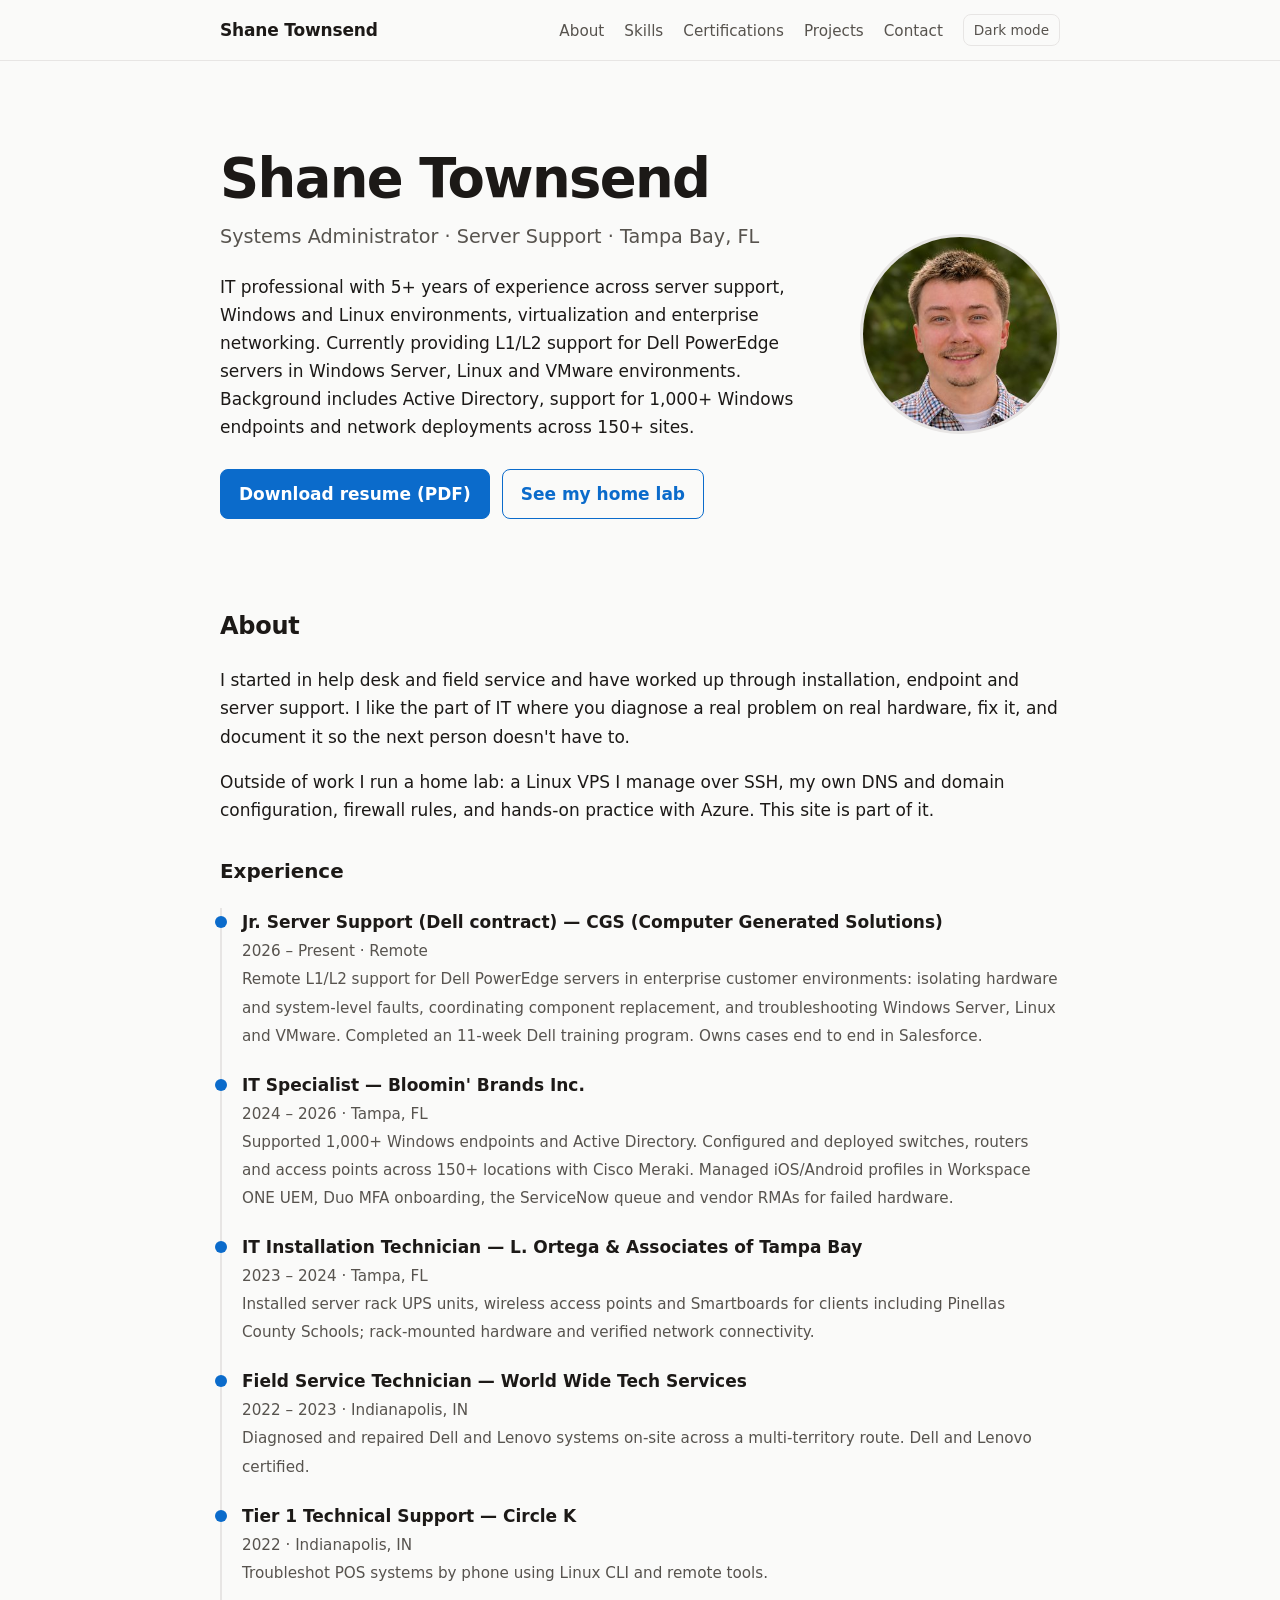
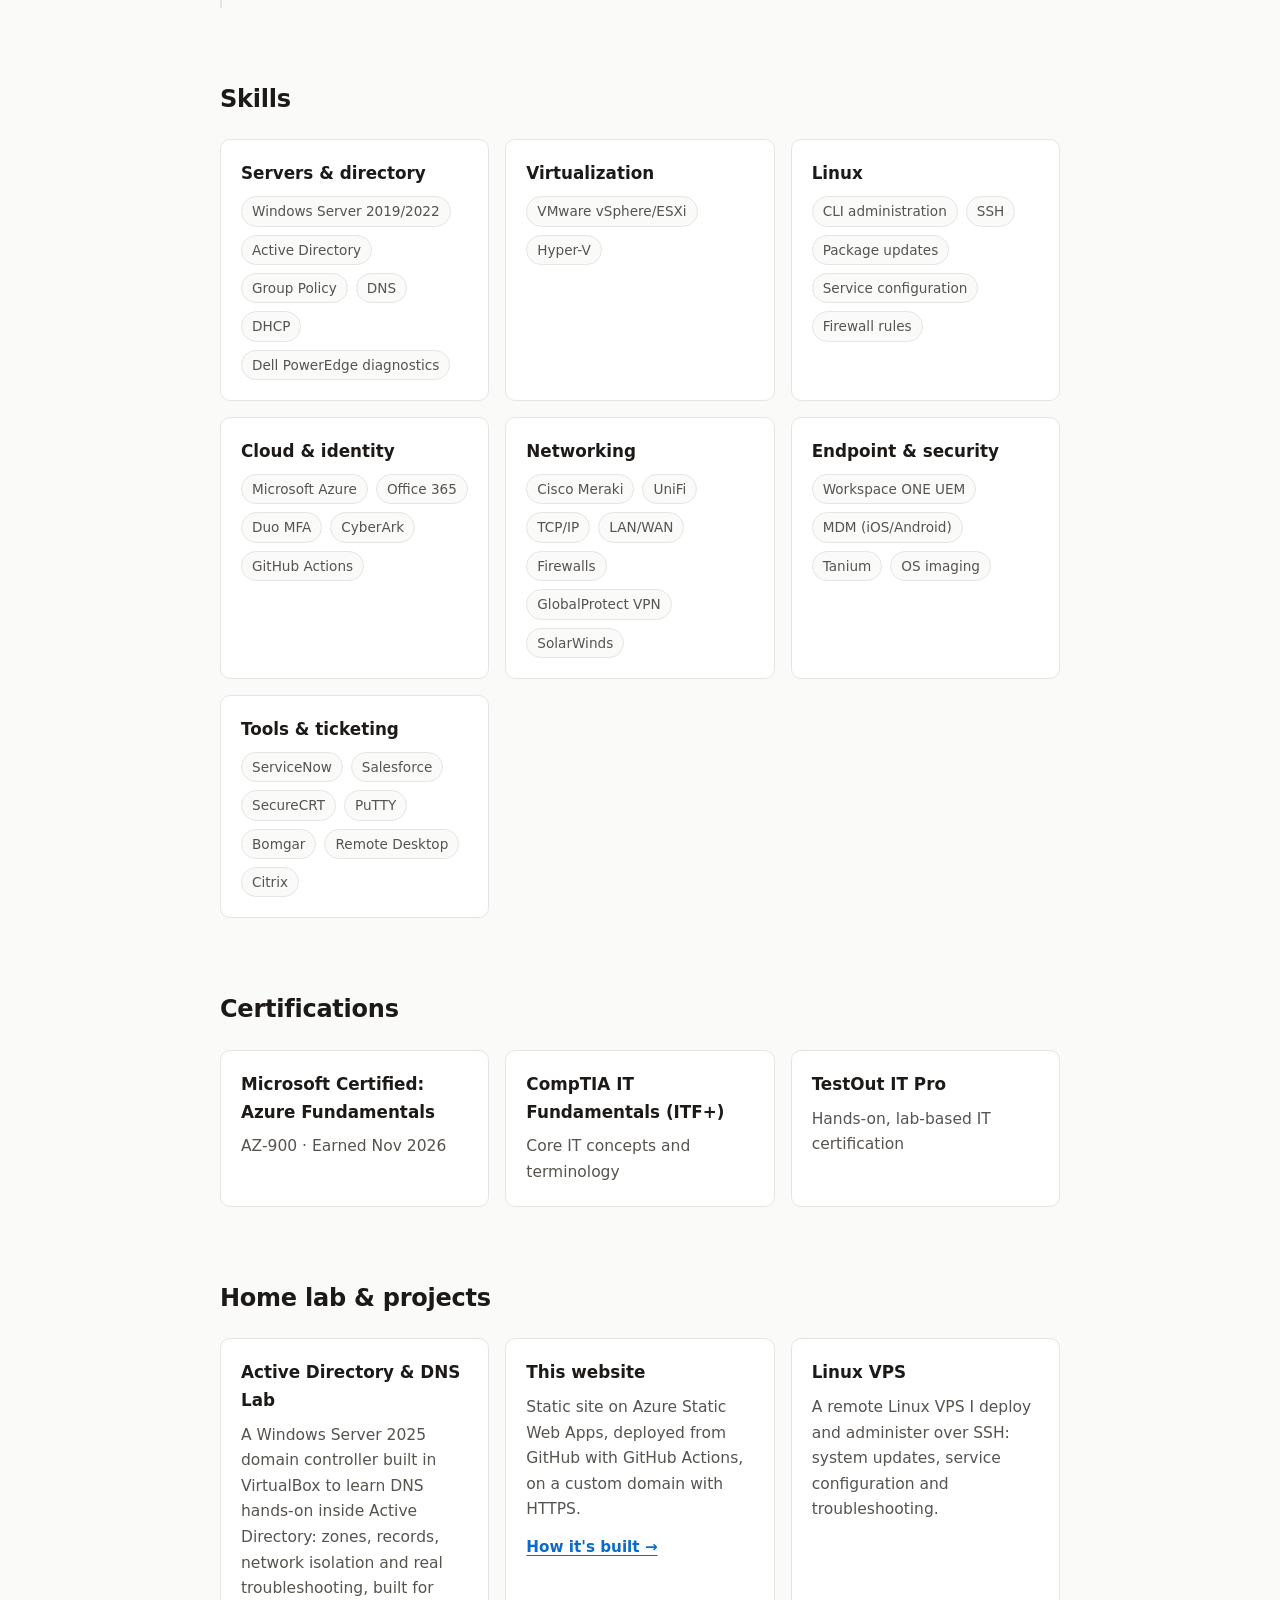
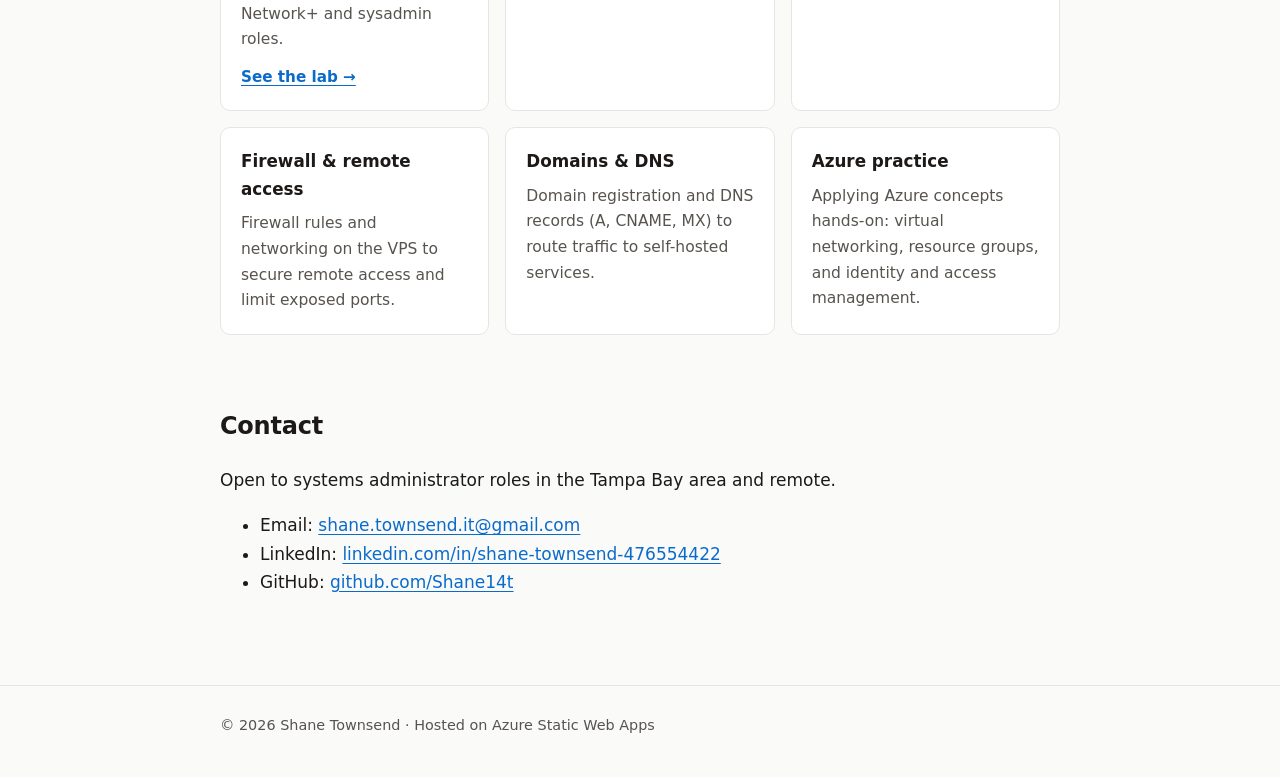
<file: index.html>
<!doctype html>
<html lang="en">
<head>
  <meta charset="utf-8">
  <meta name="viewport" content="width=device-width, initial-scale=1">
  <title>Shane Townsend | Systems Administrator</title>
  <meta name="description" content="Shane Townsend: IT professional with 5+ years in systems administration, server support and endpoint management. Linux, VMware, Windows Server and Azure.">
  <meta property="og:title" content="Shane Townsend | Systems Administrator">
  <meta property="og:description" content="5+ years in IT: server support, systems administration, endpoint management and enterprise networking.">
  <meta property="og:type" content="website">
  <meta property="og:url" content="https://stownsend.com/">
  <meta property="og:image" content="https://stownsend.com/assets/og-image.png">
  <meta name="twitter:card" content="summary_large_image">
  <link rel="canonical" href="https://stownsend.com/">
  <link rel="icon" href="assets/favicon.svg" type="image/svg+xml">
  <link rel="stylesheet" href="css/style.css">
</head>
<body>
  <a class="skip" href="#main">Skip to content</a>

  <header class="site">
    <div class="wrap">
      <a class="brand" href="#top">Shane Townsend</a>
      <nav aria-label="Primary">
        <ul>
          <li><a href="#about">About</a></li>
          <li><a href="#skills">Skills</a></li>
          <li><a href="#certs">Certifications</a></li>
          <li><a href="#projects">Projects</a></li>
          <li><a href="#contact">Contact</a></li>
          <li><button id="theme-toggle" type="button" aria-label="Toggle color theme">Dark mode</button></li>
        </ul>
      </nav>
    </div>
  </header>

  <main id="main">
    <div class="wrap">

      <section class="hero" id="top">
        <div class="hero-grid">
          <div class="hero-text">
        <h1>Shane Townsend</h1>
        <p class="role">Systems Administrator &middot; Server Support &middot; Tampa Bay, FL</p>
        <p class="lede">
          IT professional with 5+ years of experience across server support, Windows and Linux
          environments, virtualization and enterprise networking. Currently providing L1/L2 support
          for Dell PowerEdge servers in Windows Server, Linux and VMware environments. Background
          includes Active Directory, support for 1,000+ Windows endpoints and network deployments
          across 150+ sites.
        </p>
        <div class="cta">
          <a class="btn primary" href="assets/resume.pdf">Download resume (PDF)</a>
          <a class="btn ghost" href="#projects">See my home lab</a>
        </div>
          </div>
          <img class="headshot" src="assets/headshot.jpg" srcset="assets/headshot-300.jpg 300w, assets/headshot.jpg 600w" sizes="(max-width: 620px) 140px, 200px" width="200" height="200" alt="Portrait of Shane Townsend" fetchpriority="high">
        </div>
      </section>

      <section id="about">
        <h2>About</h2>
        <p>
          I started in help desk and field service and have worked up through installation,
          endpoint and server support. I like the part of IT where you diagnose a real problem
          on real hardware, fix it, and document it so the next person doesn't have to.
        </p>
        <p>
          Outside of work I run a home lab: a Linux VPS I manage over SSH, my own DNS and domain
          configuration, firewall rules, and hands-on practice with Azure. This site is part of it.
        </p>

        <h3 class="sub">Experience</h3>
        <ul class="timeline">
          <li>
            <strong>Jr. Server Support (Dell contract) &mdash; CGS (Computer Generated Solutions)</strong>
            <span>2026 &ndash; Present &middot; Remote</span><br>
            <span>Remote L1/L2 support for Dell PowerEdge servers in enterprise customer environments: isolating hardware and system-level faults, coordinating component replacement, and troubleshooting Windows Server, Linux and VMware. Completed an 11-week Dell training program. Owns cases end to end in Salesforce.</span>
          </li>
          <li>
            <strong>IT Specialist &mdash; Bloomin' Brands Inc.</strong>
            <span>2024 &ndash; 2026 &middot; Tampa, FL</span><br>
            <span>Supported 1,000+ Windows endpoints and Active Directory. Configured and deployed switches, routers and access points across 150+ locations with Cisco Meraki. Managed iOS/Android profiles in Workspace ONE UEM, Duo MFA onboarding, the ServiceNow queue and vendor RMAs for failed hardware.</span>
          </li>
          <li>
            <strong>IT Installation Technician &mdash; L. Ortega &amp; Associates of Tampa Bay</strong>
            <span>2023 &ndash; 2024 &middot; Tampa, FL</span><br>
            <span>Installed server rack UPS units, wireless access points and Smartboards for clients including Pinellas County Schools; rack-mounted hardware and verified network connectivity.</span>
          </li>
          <li>
            <strong>Field Service Technician &mdash; World Wide Tech Services</strong>
            <span>2022 &ndash; 2023 &middot; Indianapolis, IN</span><br>
            <span>Diagnosed and repaired Dell and Lenovo systems on-site across a multi-territory route. Dell and Lenovo certified.</span>
          </li>
          <li>
            <strong>Tier 1 Technical Support &mdash; Circle K</strong>
            <span>2022 &middot; Indianapolis, IN</span><br>
            <span>Troubleshot POS systems by phone using Linux CLI and remote tools.</span>
          </li>
        </ul>
      </section>

      <section id="skills">
        <h2>Skills</h2>
        <div class="grid">
          <div class="card">
            <h3>Servers &amp; directory</h3>
            <ul class="tags">
              <li>Windows Server 2019/2022</li><li>Active Directory</li><li>Group Policy</li><li>DNS</li><li>DHCP</li><li>Dell PowerEdge diagnostics</li>
            </ul>
          </div>
          <div class="card">
            <h3>Virtualization</h3>
            <ul class="tags">
              <li>VMware vSphere/ESXi</li><li>Hyper-V</li>
            </ul>
          </div>
          <div class="card">
            <h3>Linux</h3>
            <ul class="tags">
              <li>CLI administration</li><li>SSH</li><li>Package updates</li><li>Service configuration</li><li>Firewall rules</li>
            </ul>
          </div>
          <div class="card">
            <h3>Cloud &amp; identity</h3>
            <ul class="tags">
              <li>Microsoft Azure</li><li>Office 365</li><li>Duo MFA</li><li>CyberArk</li><li>GitHub Actions</li>
            </ul>
          </div>
          <div class="card">
            <h3>Networking</h3>
            <ul class="tags">
              <li>Cisco Meraki</li><li>UniFi</li><li>TCP/IP</li><li>LAN/WAN</li><li>Firewalls</li><li>GlobalProtect VPN</li><li>SolarWinds</li>
            </ul>
          </div>
          <div class="card">
            <h3>Endpoint &amp; security</h3>
            <ul class="tags">
              <li>Workspace ONE UEM</li><li>MDM (iOS/Android)</li><li>Tanium</li><li>OS imaging</li>
            </ul>
          </div>
          <div class="card">
            <h3>Tools &amp; ticketing</h3>
            <ul class="tags">
              <li>ServiceNow</li><li>Salesforce</li><li>SecureCRT</li><li>PuTTY</li><li>Bomgar</li><li>Remote Desktop</li><li>Citrix</li>
            </ul>
          </div>
        </div>
      </section>

      <section id="certs">
        <h2>Certifications</h2>
        <div class="grid">
          <div class="card">
            <h3>Microsoft Certified: Azure Fundamentals</h3>
            <p>AZ-900 &middot; Earned Nov 2026</p>
          </div>
          <div class="card">
            <h3>CompTIA IT Fundamentals (ITF+)</h3>
            <p>Core IT concepts and terminology</p>
          </div>
          <div class="card">
            <h3>TestOut IT Pro</h3>
            <p>Hands-on, lab-based IT certification</p>
          </div>
        </div>
      </section>

      <section id="projects">
        <h2>Home lab &amp; projects</h2>
        <div class="grid">
          <div class="card">
            <h3>Active Directory &amp; DNS Lab</h3>
            <p>A Windows Server 2025 domain controller built in VirtualBox to learn DNS hands-on inside Active Directory: zones, records, network isolation and real troubleshooting, built for Network+ and sysadmin roles.</p>
            <a class="more" href="projects/ad-dns-lab.html">See the lab &rarr;</a>
          </div>
          <div class="card">
            <h3>This website</h3>
            <p>Static site on Azure Static Web Apps, deployed from GitHub with GitHub Actions, on a custom domain with HTTPS.</p>
            <a class="more" href="projects/how-this-site-is-built.html">How it's built &rarr;</a>
          </div>
          <div class="card">
            <h3>Linux VPS</h3>
            <p>A remote Linux VPS I deploy and administer over SSH: system updates, service configuration and troubleshooting.</p>
          </div>
          <div class="card">
            <h3>Firewall &amp; remote access</h3>
            <p>Firewall rules and networking on the VPS to secure remote access and limit exposed ports.</p>
          </div>
          <div class="card">
            <h3>Domains &amp; DNS</h3>
            <p>Domain registration and DNS records (A, CNAME, MX) to route traffic to self-hosted services.</p>
          </div>
          <div class="card">
            <h3>Azure practice</h3>
            <p>Applying Azure concepts hands-on: virtual networking, resource groups, and identity and access management.</p>
          </div>
        </div>
      </section>

      <section id="contact">
        <h2>Contact</h2>
        <p>Open to systems administrator roles in the Tampa Bay area and remote.</p>
        <ul>
          <li>Email: <a href="mailto:shane.townsend.it@gmail.com">shane.townsend.it@gmail.com</a></li>
          <li>LinkedIn: <a href="https://www.linkedin.com/in/shane-townsend-476554422">linkedin.com/in/shane-townsend-476554422</a></li>
          <li>GitHub: <a href="https://github.com/Shane14t">github.com/Shane14t</a></li>
        </ul>
      </section>

    </div>
  </main>

  <footer>
    <div class="wrap">&copy; <span id="year">2026</span> Shane Townsend &middot; Hosted on Azure Static Web Apps</div>
  </footer>

  <script src="js/main.js"></script>
</body>
</html>
</file>
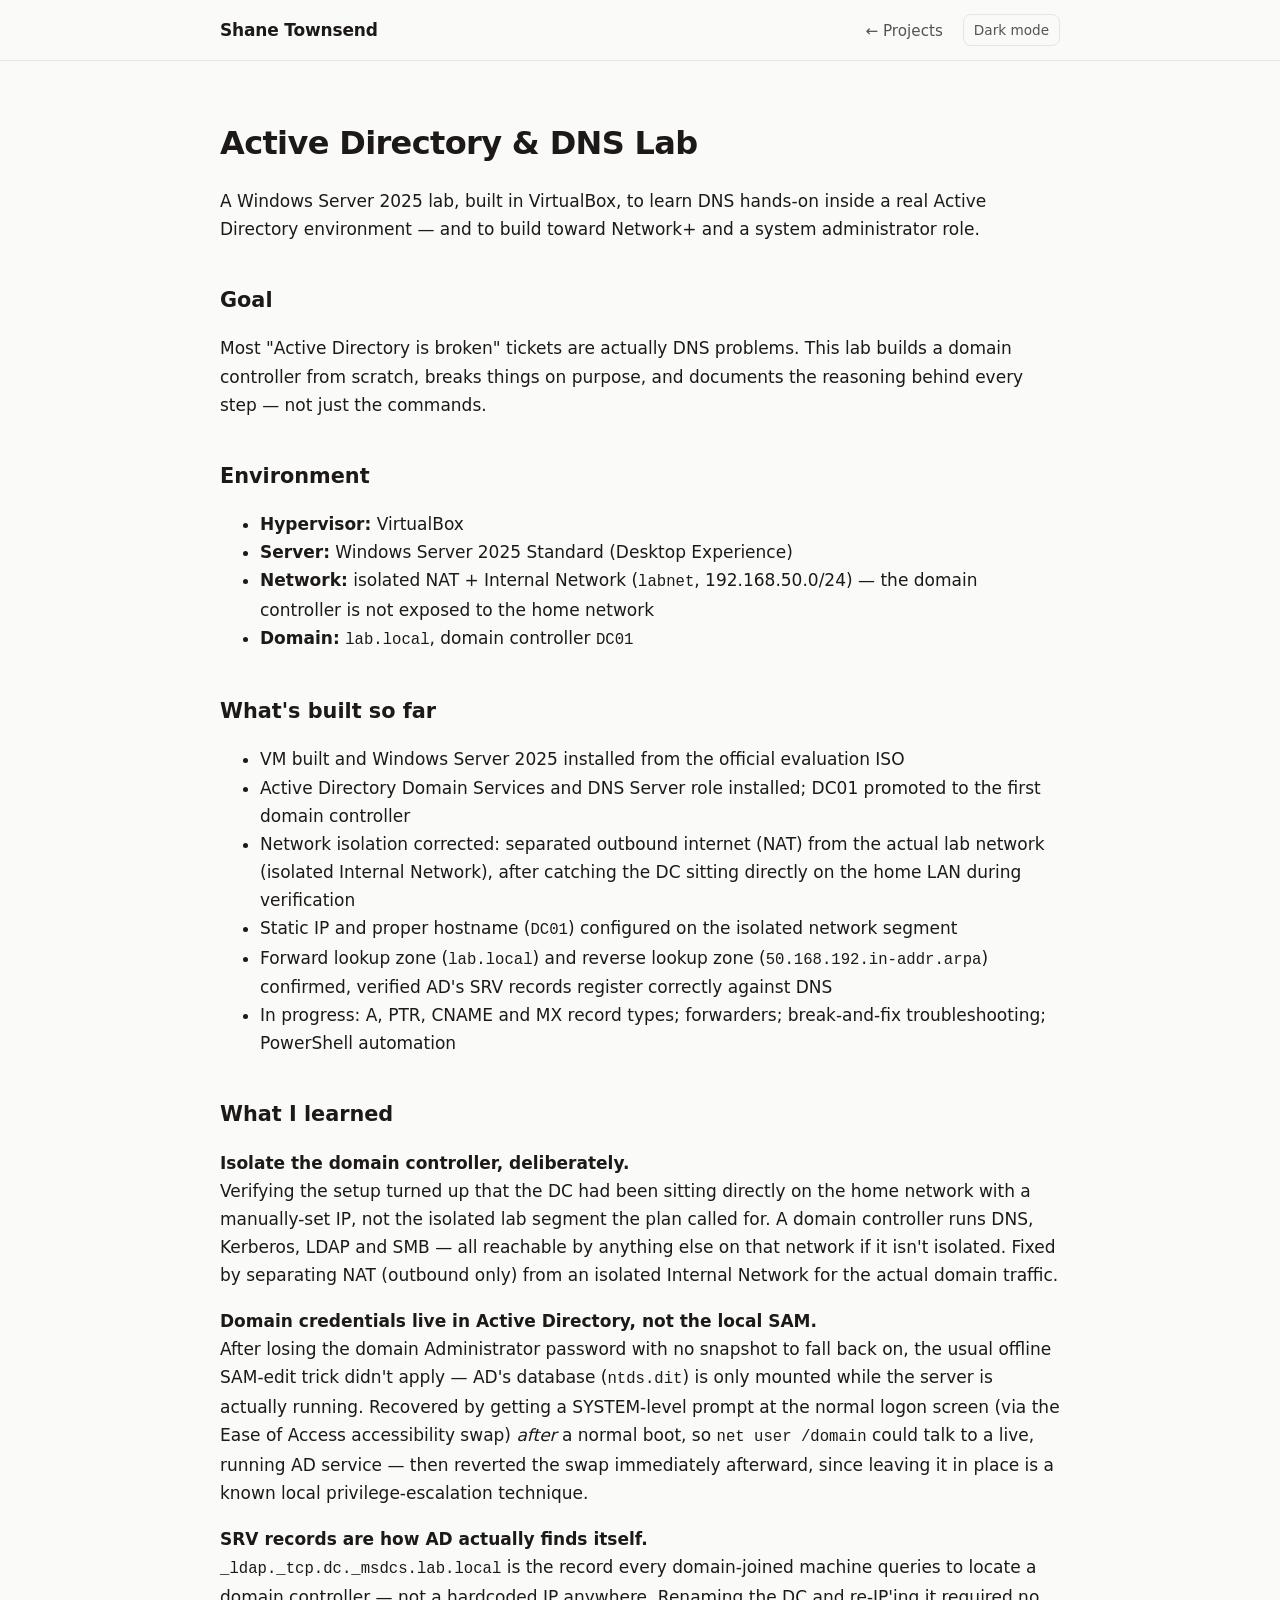
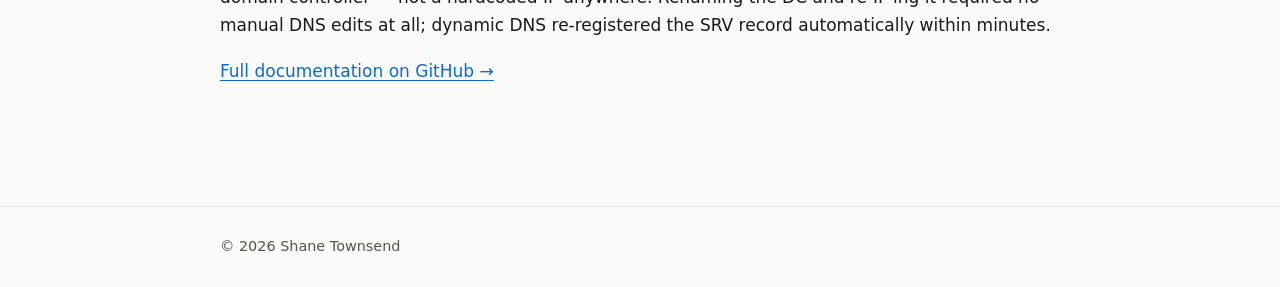
<file: projects/ad-dns-lab.html>
<!doctype html>
<html lang="en">
<head>
  <meta charset="utf-8">
  <meta name="viewport" content="width=device-width, initial-scale=1">
  <title>Active Directory & DNS Lab | Shane Townsend</title>
  <meta name="description" content="A Windows Server 2025 lab built to learn Active Directory and DNS hands-on: domain controller setup, zones, record types, network isolation and real troubleshooting.">
  <link rel="icon" href="../assets/favicon.svg" type="image/svg+xml">
  <link rel="stylesheet" href="../css/style.css">
</head>
<body>
  <a class="skip" href="#main">Skip to content</a>
  <header class="site">
    <div class="wrap">
      <a class="brand" href="../index.html">Shane Townsend</a>
      <nav aria-label="Primary">
        <ul>
          <li><a href="../index.html#projects">&larr; Projects</a></li>
          <li><button id="theme-toggle" type="button" aria-label="Toggle color theme">Dark mode</button></li>
        </ul>
      </nav>
    </div>
  </header>

  <main id="main">
    <div class="wrap">
      <article>
        <h1>Active Directory &amp; DNS Lab</h1>
        <p>A Windows Server 2025 lab, built in VirtualBox, to learn DNS hands-on inside a real Active Directory environment &mdash; and to build toward Network+ and a system administrator role.</p>

        <h2>Goal</h2>
        <p>Most "Active Directory is broken" tickets are actually DNS problems. This lab builds a domain controller from scratch, breaks things on purpose, and documents the reasoning behind every step &mdash; not just the commands.</p>

        <h2>Environment</h2>
        <ul>
          <li><strong>Hypervisor:</strong> VirtualBox</li>
          <li><strong>Server:</strong> Windows Server 2025 Standard (Desktop Experience)</li>
          <li><strong>Network:</strong> isolated NAT + Internal Network (<code>labnet</code>, 192.168.50.0/24) &mdash; the domain controller is not exposed to the home network</li>
          <li><strong>Domain:</strong> <code>lab.local</code>, domain controller <code>DC01</code></li>
        </ul>

        <h2>What's built so far</h2>
        <ul>
          <li>VM built and Windows Server 2025 installed from the official evaluation ISO</li>
          <li>Active Directory Domain Services and DNS Server role installed; DC01 promoted to the first domain controller</li>
          <li>Network isolation corrected: separated outbound internet (NAT) from the actual lab network (isolated Internal Network), after catching the DC sitting directly on the home LAN during verification</li>
          <li>Static IP and proper hostname (<code>DC01</code>) configured on the isolated network segment</li>
          <li>Forward lookup zone (<code>lab.local</code>) and reverse lookup zone (<code>50.168.192.in-addr.arpa</code>) confirmed, verified AD's SRV records register correctly against DNS</li>
          <li>In progress: A, PTR, CNAME and MX record types; forwarders; break-and-fix troubleshooting; PowerShell automation</li>
        </ul>

        <h2>What I learned</h2>

        <p class="lesson"><strong>Isolate the domain controller, deliberately.</strong>
          Verifying the setup turned up that the DC had been sitting directly on the home network with a manually-set
          IP, not the isolated lab segment the plan called for. A domain controller runs DNS, Kerberos, LDAP and SMB &mdash;
          all reachable by anything else on that network if it isn't isolated. Fixed by separating NAT (outbound only)
          from an isolated Internal Network for the actual domain traffic.</p>

        <p class="lesson"><strong>Domain credentials live in Active Directory, not the local SAM.</strong>
          After losing the domain Administrator password with no snapshot to fall back on, the usual offline SAM-edit
          trick didn't apply &mdash; AD's database (<code>ntds.dit</code>) is only mounted while the server is actually running.
          Recovered by getting a SYSTEM-level prompt at the normal logon screen (via the Ease of Access accessibility
          swap) <em>after</em> a normal boot, so <code>net user /domain</code> could talk to a live, running AD service
          &mdash; then reverted the swap immediately afterward, since leaving it in place is a known local privilege-escalation
          technique.</p>

        <p class="lesson"><strong>SRV records are how AD actually finds itself.</strong>
          <code>_ldap._tcp.dc._msdcs.lab.local</code> is the record every domain-joined machine queries to locate a
          domain controller &mdash; not a hardcoded IP anywhere. Renaming the DC and re-IP'ing it required no manual DNS
          edits at all; dynamic DNS re-registered the SRV record automatically within minutes.</p>

        <p><a class="more" href="https://github.com/Shane14t/AD-DNS-LAB" target="_blank" rel="noopener">Full documentation on GitHub &rarr;</a></p>
      </article>
    </div>
  </main>

  <footer>
    <div class="wrap">&copy; <span id="year">2026</span> Shane Townsend</div>
  </footer>
  <script src="../js/main.js"></script>
</body>
</html>
</file>
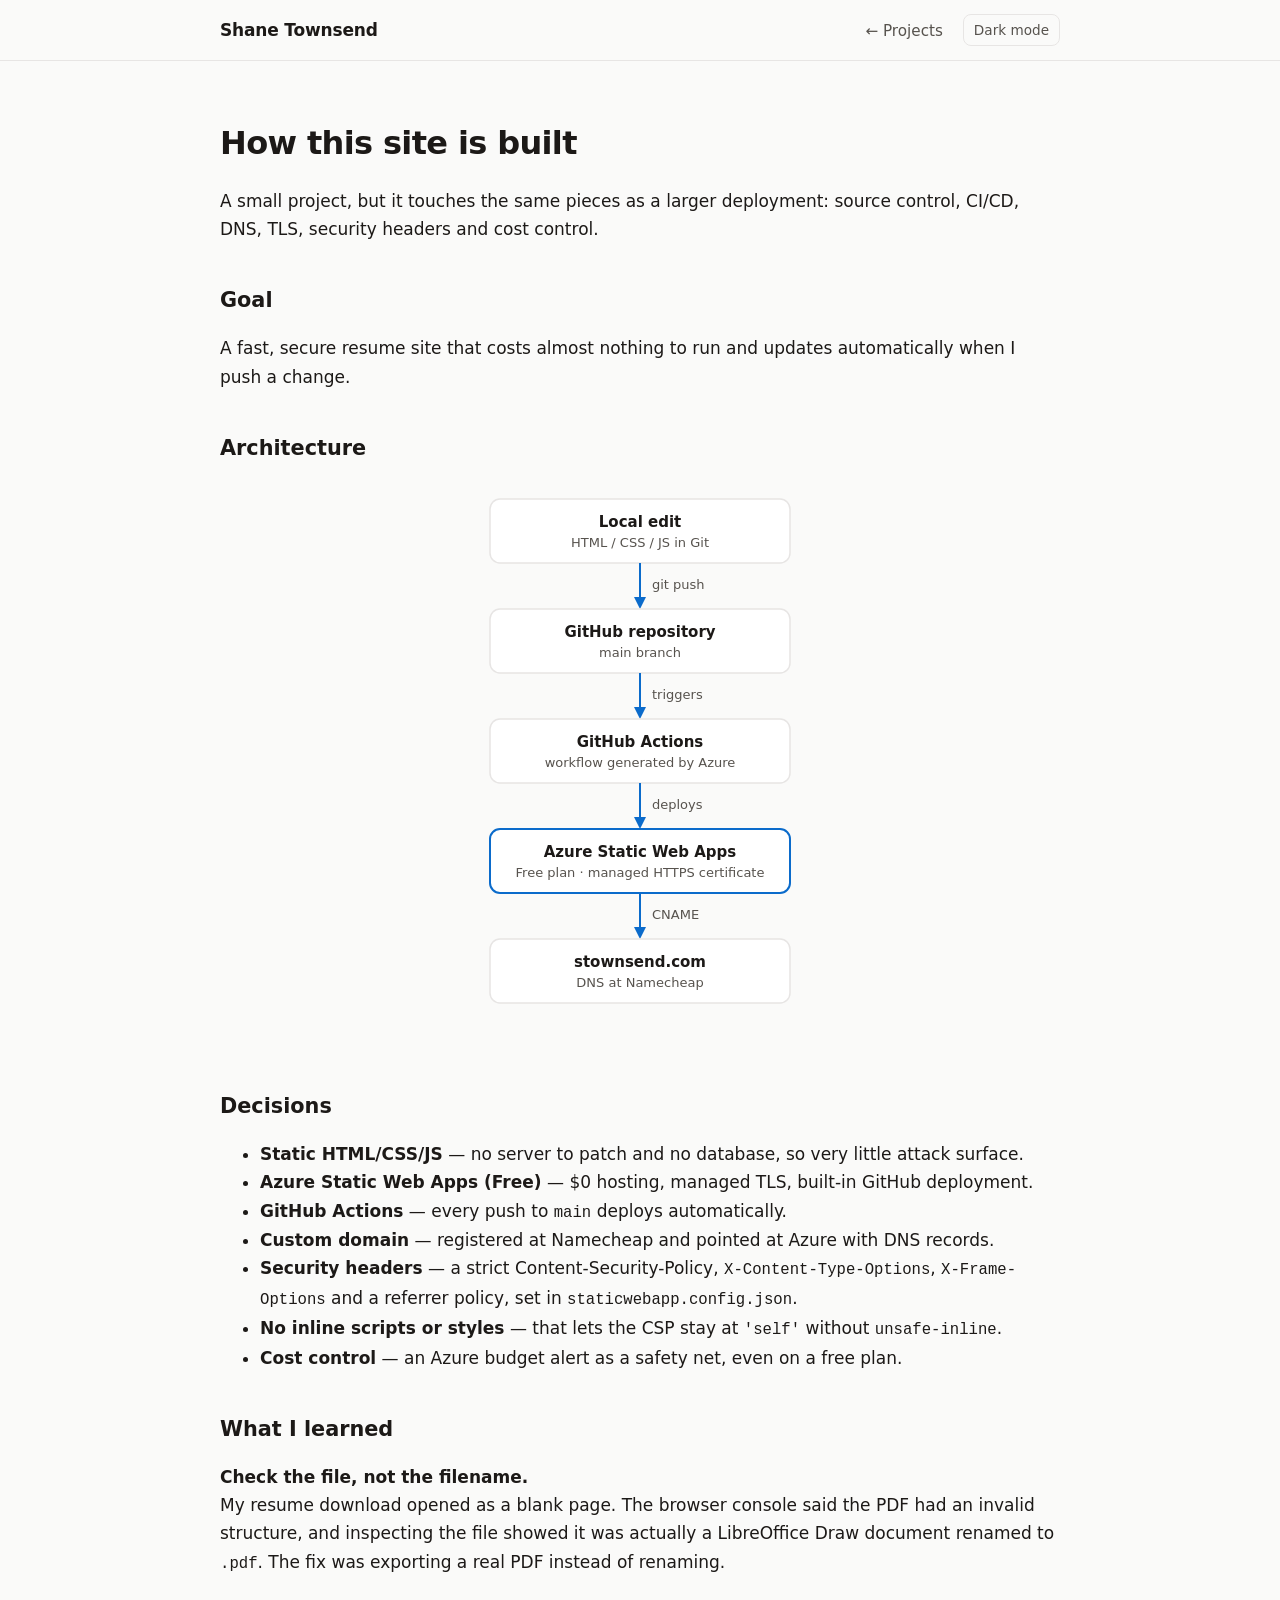
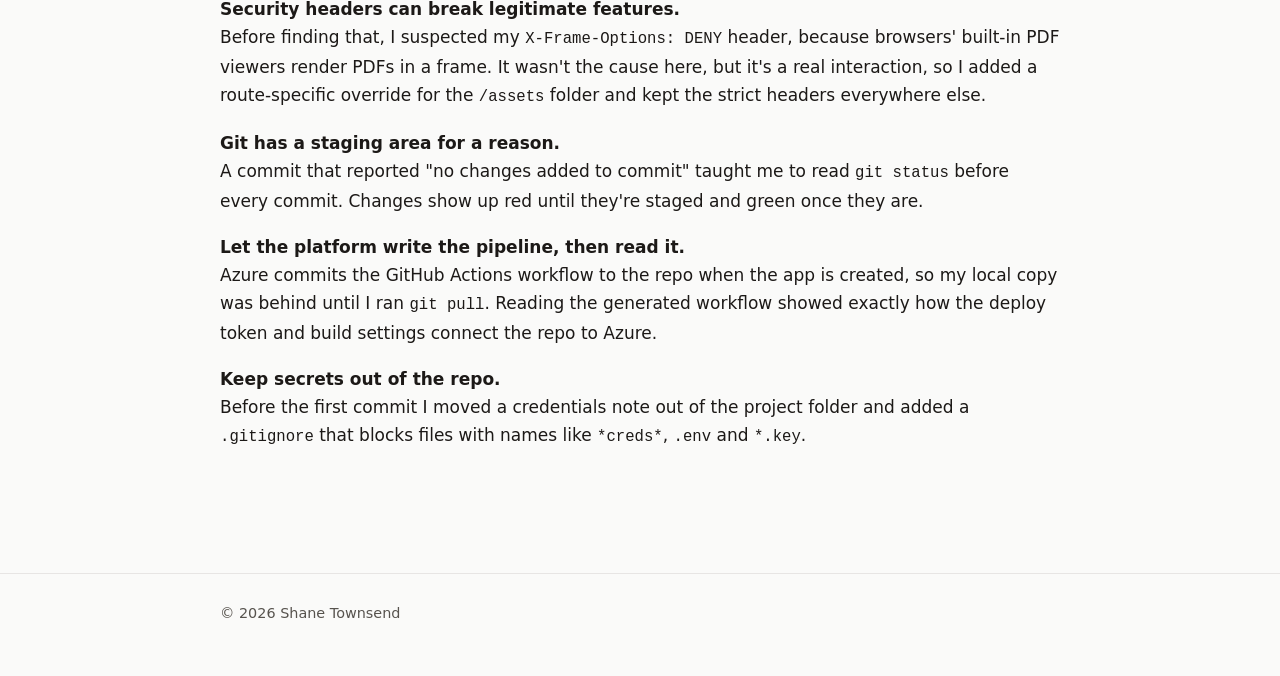
<file: projects/how-this-site-is-built.html>
<!doctype html>
<html lang="en">
<head>
  <meta charset="utf-8">
  <meta name="viewport" content="width=device-width, initial-scale=1">
  <title>How this site is built | Shane Townsend</title>
  <meta name="description" content="How stownsend.com is built and deployed: static HTML, GitHub, GitHub Actions and Azure Static Web Apps, plus what I learned along the way.">
  <link rel="icon" href="../assets/favicon.svg" type="image/svg+xml">
  <link rel="stylesheet" href="../css/style.css">
</head>
<body>
  <a class="skip" href="#main">Skip to content</a>
  <header class="site">
    <div class="wrap">
      <a class="brand" href="../index.html">Shane Townsend</a>
      <nav aria-label="Primary">
        <ul>
          <li><a href="../index.html#projects">&larr; Projects</a></li>
          <li><button id="theme-toggle" type="button" aria-label="Toggle color theme">Dark mode</button></li>
        </ul>
      </nav>
    </div>
  </header>

  <main id="main">
    <div class="wrap">
      <article>
        <h1>How this site is built</h1>
        <p>A small project, but it touches the same pieces as a larger deployment: source control, CI/CD, DNS, TLS, security headers and cost control.</p>

        <h2>Goal</h2>
        <p>A fast, secure resume site that costs almost nothing to run and updates automatically when I push a change.</p>

        <h2>Architecture</h2>
        <svg class="diagram" viewBox="0 0 440 560" role="img" aria-labelledby="dg-t dg-d">
          <title id="dg-t">Deployment flow for stownsend.com</title>
          <desc id="dg-d">A local edit is pushed to a GitHub repository, GitHub Actions builds and deploys it to Azure Static Web Apps, and visitors reach it through DNS at stownsend.com over HTTPS.</desc>

          <rect class="dg-box" x="70" y="10" width="300" height="64" rx="10"/>
          <text class="dg-title" x="220" y="38" text-anchor="middle">Local edit</text>
          <text class="dg-sub" x="220" y="58" text-anchor="middle">HTML / CSS / JS in Git</text>

          <path class="dg-line" d="M220 74 V112"/><polygon class="dg-arrow" points="214,108 226,108 220,120"/>
          <text class="dg-sub" x="232" y="100">git push</text>

          <rect class="dg-box" x="70" y="120" width="300" height="64" rx="10"/>
          <text class="dg-title" x="220" y="148" text-anchor="middle">GitHub repository</text>
          <text class="dg-sub" x="220" y="168" text-anchor="middle">main branch</text>

          <path class="dg-line" d="M220 184 V222"/><polygon class="dg-arrow" points="214,218 226,218 220,230"/>
          <text class="dg-sub" x="232" y="210">triggers</text>

          <rect class="dg-box" x="70" y="230" width="300" height="64" rx="10"/>
          <text class="dg-title" x="220" y="258" text-anchor="middle">GitHub Actions</text>
          <text class="dg-sub" x="220" y="278" text-anchor="middle">workflow generated by Azure</text>

          <path class="dg-line" d="M220 294 V332"/><polygon class="dg-arrow" points="214,328 226,328 220,340"/>
          <text class="dg-sub" x="232" y="320">deploys</text>

          <rect class="dg-box hl" x="70" y="340" width="300" height="64" rx="10"/>
          <text class="dg-title" x="220" y="368" text-anchor="middle">Azure Static Web Apps</text>
          <text class="dg-sub" x="220" y="388" text-anchor="middle">Free plan &middot; managed HTTPS certificate</text>

          <path class="dg-line" d="M220 404 V442"/><polygon class="dg-arrow" points="214,438 226,438 220,450"/>
          <text class="dg-sub" x="232" y="430">CNAME</text>

          <rect class="dg-box" x="70" y="450" width="300" height="64" rx="10"/>
          <text class="dg-title" x="220" y="478" text-anchor="middle">stownsend.com</text>
          <text class="dg-sub" x="220" y="498" text-anchor="middle">DNS at Namecheap</text>
        </svg>

        <h2>Decisions</h2>
        <ul>
          <li><strong>Static HTML/CSS/JS</strong> &mdash; no server to patch and no database, so very little attack surface.</li>
          <li><strong>Azure Static Web Apps (Free)</strong> &mdash; $0 hosting, managed TLS, built-in GitHub deployment.</li>
          <li><strong>GitHub Actions</strong> &mdash; every push to <code>main</code> deploys automatically.</li>
          <li><strong>Custom domain</strong> &mdash; registered at Namecheap and pointed at Azure with DNS records.</li>
          <li><strong>Security headers</strong> &mdash; a strict Content-Security-Policy, <code>X-Content-Type-Options</code>, <code>X-Frame-Options</code> and a referrer policy, set in <code>staticwebapp.config.json</code>.</li>
          <li><strong>No inline scripts or styles</strong> &mdash; that lets the CSP stay at <code>'self'</code> without <code>unsafe-inline</code>.</li>
          <li><strong>Cost control</strong> &mdash; an Azure budget alert as a safety net, even on a free plan.</li>
        </ul>

        <h2>What I learned</h2>

        <p class="lesson"><strong>Check the file, not the filename.</strong>
          My resume download opened as a blank page. The browser console said the PDF had an invalid structure, and
          inspecting the file showed it was actually a LibreOffice Draw document renamed to <code>.pdf</code>.
          The fix was exporting a real PDF instead of renaming.</p>

        <p class="lesson"><strong>Security headers can break legitimate features.</strong>
          Before finding that, I suspected my <code>X-Frame-Options: DENY</code> header, because browsers' built-in PDF
          viewers render PDFs in a frame. It wasn't the cause here, but it's a real interaction, so I added a route-specific
          override for the <code>/assets</code> folder and kept the strict headers everywhere else.</p>

        <p class="lesson"><strong>Git has a staging area for a reason.</strong>
          A commit that reported "no changes added to commit" taught me to read <code>git status</code> before every commit.
          Changes show up red until they're staged and green once they are.</p>

        <p class="lesson"><strong>Let the platform write the pipeline, then read it.</strong>
          Azure commits the GitHub Actions workflow to the repo when the app is created, so my local copy was behind
          until I ran <code>git pull</code>. Reading the generated workflow showed exactly how the deploy token and build
          settings connect the repo to Azure.</p>

        <p class="lesson"><strong>Keep secrets out of the repo.</strong>
          Before the first commit I moved a credentials note out of the project folder and added a <code>.gitignore</code>
          that blocks files with names like <code>*creds*</code>, <code>.env</code> and <code>*.key</code>.</p>
      </article>
    </div>
  </main>

  <footer>
    <div class="wrap">&copy; <span id="year">2026</span> Shane Townsend</div>
  </footer>
  <script src="../js/main.js"></script>
</body>
</html>
</file>
<file: css/style.css>
:root {
  --bg: #fafaf9;
  --surface: #ffffff;
  --text: #1c1917;
  --muted: #57534e;
  --border: #e7e5e4;
  --accent: #0b6bcb;
  --accent-contrast: #ffffff;
  --radius: 10px;
  --maxw: 880px;
}

@media (prefers-color-scheme: dark) {
  :root:not([data-theme="light"]) {
    --bg: #0f1113;
    --surface: #17191c;
    --text: #ececea;
    --muted: #a3a3a0;
    --border: #2a2d31;
    --accent: #5aa9ff;
    --accent-contrast: #0b0d0f;
  }
}
:root[data-theme="dark"] {
  --bg: #0f1113;
  --surface: #17191c;
  --text: #ececea;
  --muted: #a3a3a0;
  --border: #2a2d31;
  --accent: #5aa9ff;
  --accent-contrast: #0b0d0f;
}

* { box-sizing: border-box; }
html { scroll-behavior: smooth; }
body {
  margin: 0;
  background: var(--bg);
  color: var(--text);
  font: 17px/1.65 system-ui, -apple-system, "Segoe UI", Roboto, sans-serif;
  -webkit-font-smoothing: antialiased;
}
a { color: var(--accent); text-underline-offset: 3px; }
a:hover { text-decoration-thickness: 2px; }
:focus-visible { outline: 3px solid var(--accent); outline-offset: 2px; border-radius: 4px; }
.skip { position: absolute; left: -999px; top: 0; background: var(--accent); color: var(--accent-contrast); padding: .5rem 1rem; z-index: 10; }
.skip:focus { left: 8px; top: 8px; }

.wrap { max-width: var(--maxw); margin: 0 auto; padding: 0 20px; }

/* Header */
header.site {
  position: sticky; top: 0; z-index: 5;
  background: color-mix(in srgb, var(--bg) 88%, transparent);
  backdrop-filter: blur(8px);
  border-bottom: 1px solid var(--border);
}
header.site .wrap { display: flex; align-items: center; justify-content: space-between; height: 60px; gap: 16px; }
.brand { font-weight: 700; color: var(--text); text-decoration: none; letter-spacing: -.01em; }
nav ul { display: flex; gap: 20px; list-style: none; margin: 0; padding: 0; align-items: center; flex-wrap: wrap; }
nav a { color: var(--muted); text-decoration: none; font-size: .95rem; }
nav a:hover { color: var(--text); }
#theme-toggle {
  background: none; border: 1px solid var(--border); color: var(--muted);
  border-radius: 8px; padding: 4px 10px; cursor: pointer; font: inherit; font-size: .85rem;
}
#theme-toggle:hover { color: var(--text); }

/* Sections */
section { padding: 64px 0 8px; }
section h2 { font-size: 1.5rem; letter-spacing: -.01em; margin: 0 0 20px; }
.hero { padding: 88px 0 24px; }
.hero h1 { font-size: clamp(2.2rem, 6vw, 3.4rem); line-height: 1.1; margin: 0 0 12px; letter-spacing: -.03em; }
.hero .role { font-size: 1.2rem; color: var(--muted); margin: 0 0 20px; }
.hero p.lede { max-width: 62ch; margin: 0 0 28px; }
.cta { display: flex; gap: 12px; flex-wrap: wrap; }
.btn {
  display: inline-block; padding: 10px 18px; border-radius: 8px; font-weight: 600;
  text-decoration: none; border: 1px solid var(--accent);
}
.btn.primary { background: var(--accent); color: var(--accent-contrast); }
.btn.ghost { color: var(--accent); }
.btn:hover { filter: brightness(1.08); }

/* Cards & grids */
.grid { display: grid; gap: 16px; grid-template-columns: repeat(auto-fit, minmax(240px, 1fr)); }
.card {
  background: var(--surface); border: 1px solid var(--border);
  border-radius: var(--radius); padding: 20px;
}
.card h3 { margin: 0 0 8px; font-size: 1.05rem; }
.card p { margin: 0; color: var(--muted); font-size: .97rem; }
.card ul { margin: 0; padding-left: 1.1rem; color: var(--muted); font-size: .97rem; }
.card a.more { display: inline-block; margin-top: 12px; font-weight: 600; font-size: .95rem; }

.tags { display: flex; flex-wrap: wrap; gap: 8px; list-style: none; padding: 0; margin: 0; }
.tags li {
  border: 1px solid var(--border); background: var(--bg);
  padding: 3px 10px; border-radius: 999px; font-size: .85rem; color: var(--muted);
}

/* Timeline */
.timeline { list-style: none; margin: 0; padding: 0; border-left: 2px solid var(--border); }
.timeline li { padding: 0 0 22px 20px; position: relative; }
.timeline li::before {
  content: ""; position: absolute; left: -7px; top: 8px; width: 12px; height: 12px;
  border-radius: 50%; background: var(--accent);
}
.timeline strong { display: block; }
.timeline span { color: var(--muted); font-size: .95rem; }

/* Article pages */
article { padding: 56px 0 40px; }
article h1 { font-size: 2rem; letter-spacing: -.02em; margin: 0 0 8px; }
article h2 { margin-top: 40px; font-size: 1.3rem; }
article pre {
  background: var(--surface); border: 1px solid var(--border); border-radius: var(--radius);
  padding: 16px; overflow-x: auto; font-size: .9rem; line-height: 1.5;
}
article code { font-family: ui-monospace, SFMono-Regular, Menlo, Consolas, monospace; font-size: .92em; }
.note { border-left: 4px solid var(--accent); padding: 8px 16px; background: var(--surface); border-radius: 0 var(--radius) var(--radius) 0; color: var(--muted); }

footer { margin-top: 64px; border-top: 1px solid var(--border); padding: 28px 0 40px; color: var(--muted); font-size: .9rem; }

@media (max-width: 620px) {
  nav ul { gap: 12px; font-size: .9rem; }
  header.site .wrap { height: auto; padding-top: 10px; padding-bottom: 10px; flex-wrap: wrap; }
  .hero { padding-top: 56px; }
}
@media (prefers-reduced-motion: reduce) { html { scroll-behavior: auto; } }
@media print {
  header.site, #theme-toggle, .cta { display: none; }
  body { background: #fff; color: #000; }
}

.sub { margin-top: 32px; }
.notfound { padding-top: 96px; padding-bottom: 40px; }

.card ul.tags { padding-left: 0; margin-top: 4px; }

/* Architecture diagram (inline SVG) */
.diagram { display: block; width: 100%; max-width: 440px; height: auto; margin: 24px auto; }
.dg-box { fill: var(--surface); stroke: var(--border); stroke-width: 1.5; }
.dg-box.hl { stroke: var(--accent); stroke-width: 2; }
.dg-title { fill: var(--text); font: 600 15px system-ui, -apple-system, "Segoe UI", sans-serif; }
.dg-sub { fill: var(--muted); font: 13px system-ui, -apple-system, "Segoe UI", sans-serif; }
.dg-line { stroke: var(--accent); stroke-width: 2; fill: none; }
.dg-arrow { fill: var(--accent); }
.lesson { margin: 0 0 18px; }
.lesson strong { display: block; }

/* Hero with headshot */
.hero-grid { display: flex; align-items: center; gap: 40px; justify-content: space-between; }
.hero-text { flex: 1 1 auto; min-width: 0; }
.headshot {
  flex: 0 0 auto; width: 200px; height: 200px; border-radius: 50%;
  object-fit: cover; border: 3px solid var(--border);
}
@media (max-width: 620px) {
  .hero-grid { flex-direction: column-reverse; align-items: flex-start; gap: 24px; }
  .headshot { width: 140px; height: 140px; }
}
</file>
